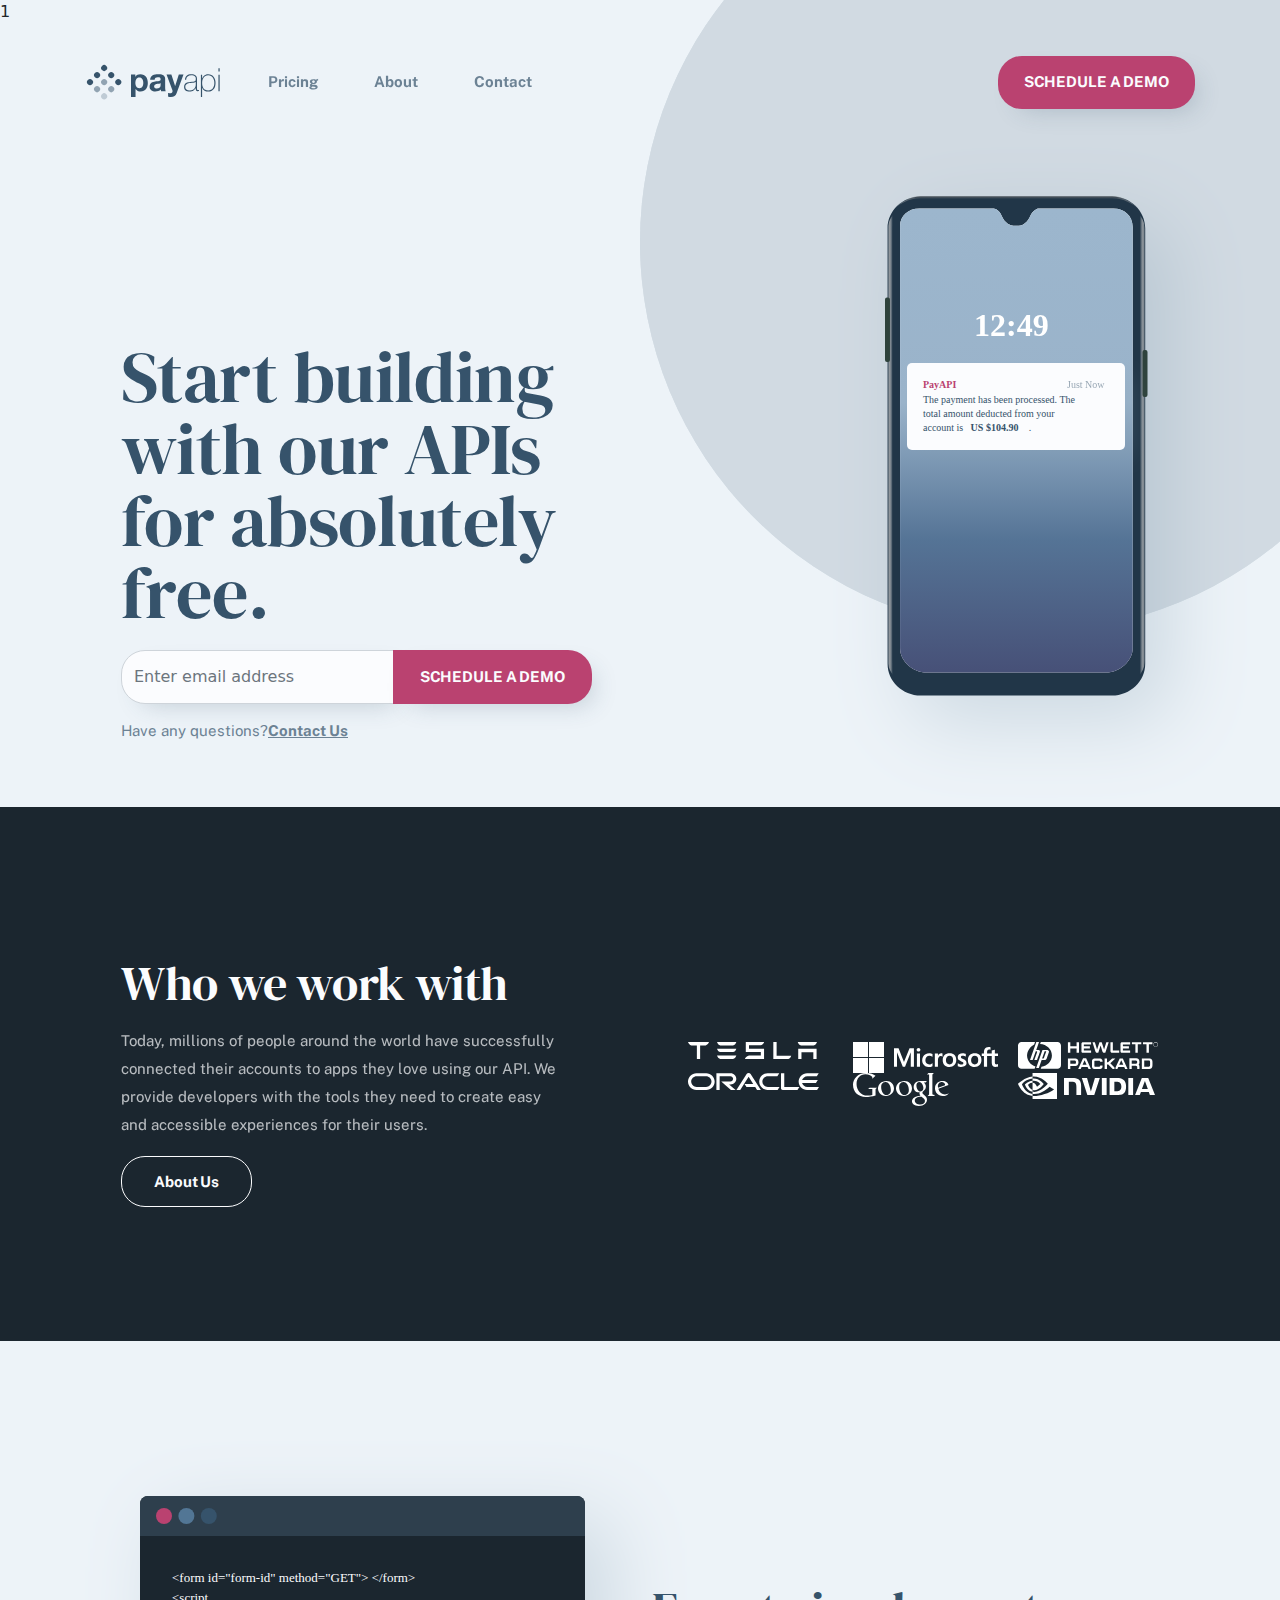
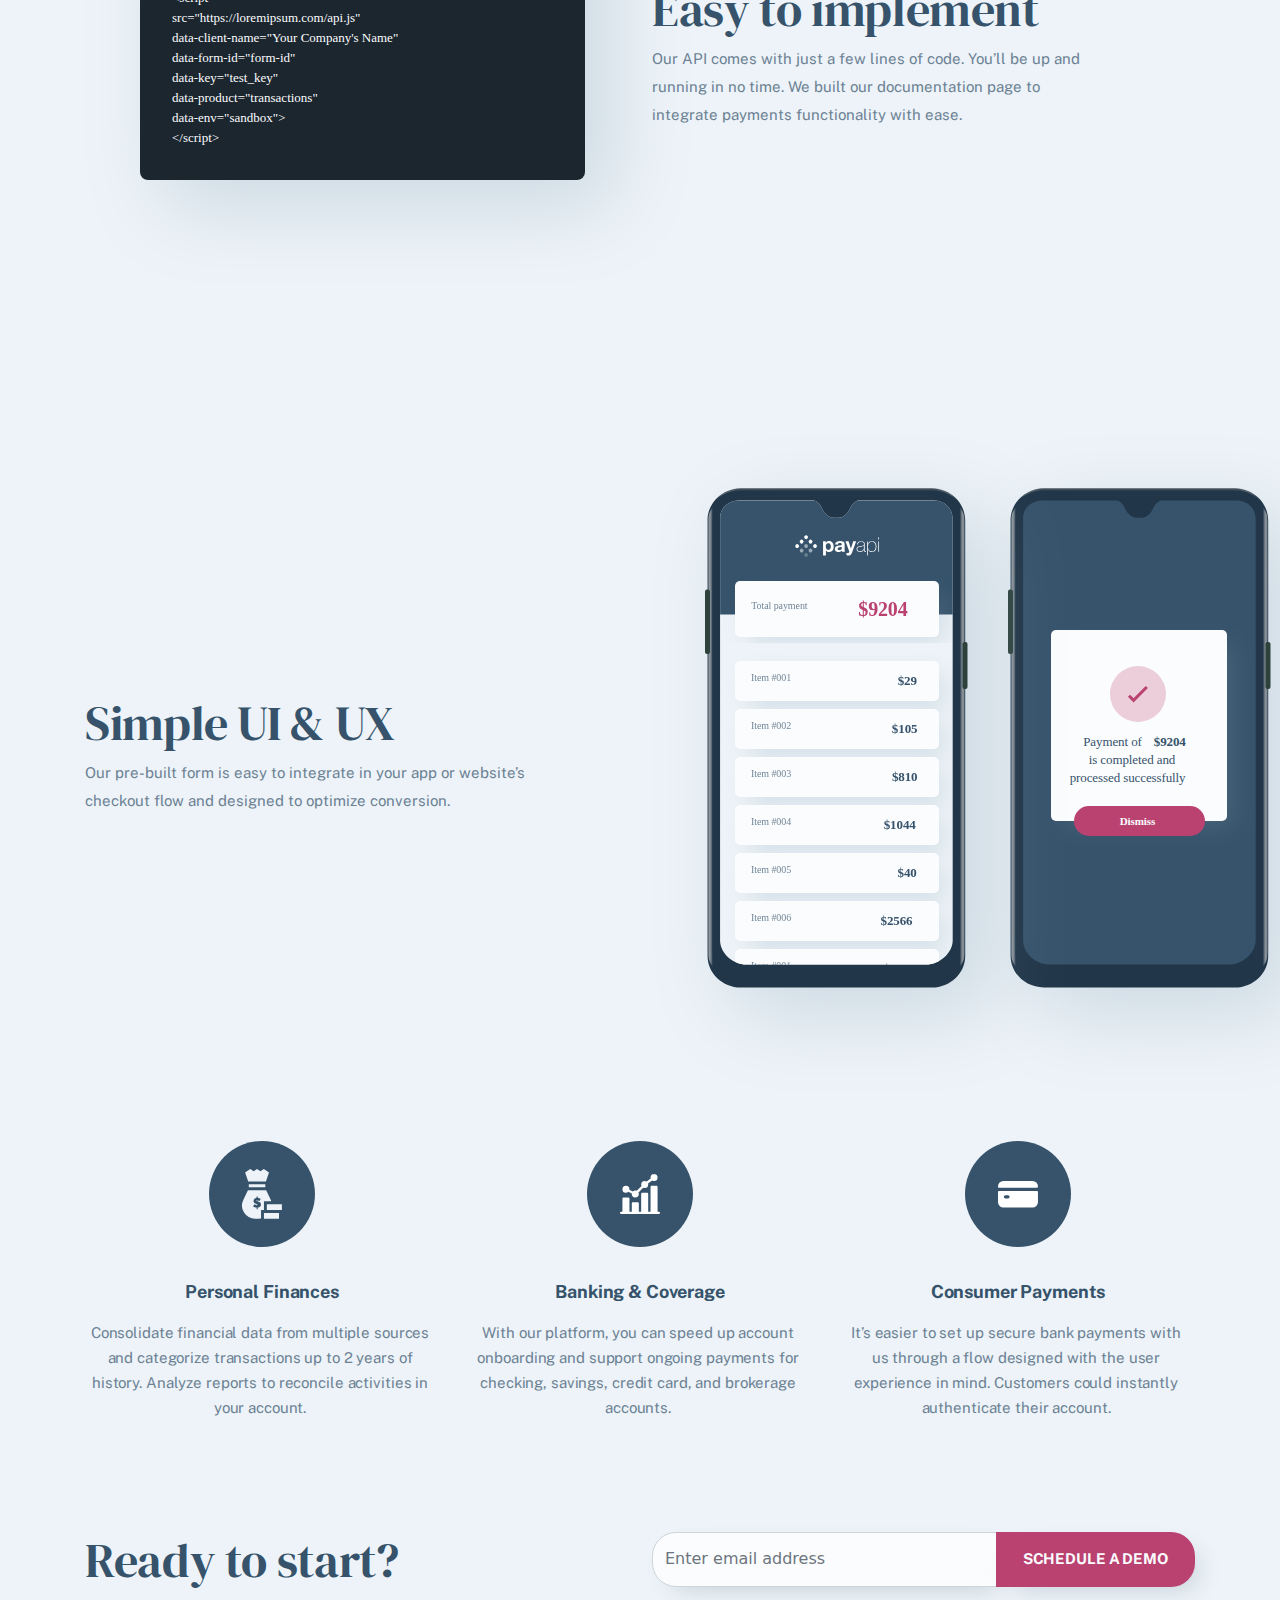
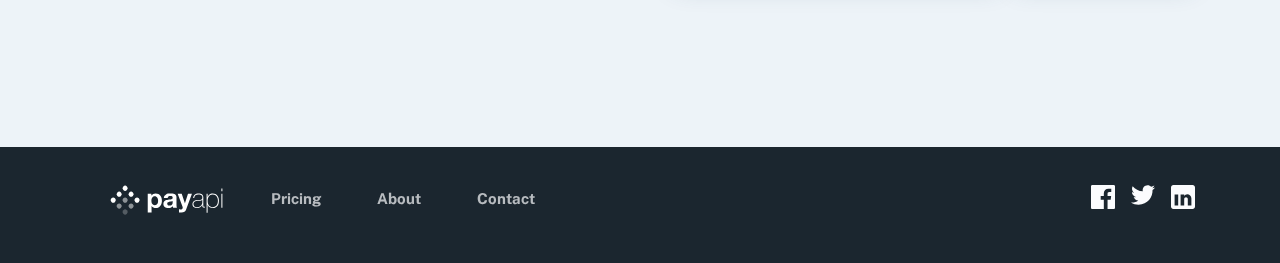
<file: index.html>
1 <!DOCTYPE html>
<html lang="en">
  <head>
    <meta charset="UTF-8" />
    <meta name="viewport" content="width=device-width, initial-scale=1.0" />
    <link rel="icon" type="image/png" sizes="32x32" href="./img/favicon-32x32.png" />
    <!-- links bootstrap  -->
    <link rel="stylesheet" href="./libs/bootstrap-5.2.3-dist/css/bootstrap.min.css">
    <title>PayAPI Website Home page</title>
    <link rel="stylesheet" href="./css/media.css">
    <!-- links main.css file -->
    <link rel="stylesheet" href="./css/main.css">
    <!-- fonts link -->
    <link rel="stylesheet" href="https://cdnjs.cloudflare.com/ajax/libs/font-awesome/6.5.1/css/all.min.css" integrity="sha512-DTOQO9RWCH3ppGqcWaEA1BIZOC6xxalwEsw9c2QQeAIftl+Vegovlnee1c9QX4TctnWMn13TZye+giMm8e2LwA==" crossorigin="anonymous" referrerpolicy="no-referrer" />
  </head>

  <body>
    <!-- shirft ulanmagan ulab oling  -->
    <!-- SITE-HEADER-HERO -->
    <div class="site-header-hero">
      <header class="site-header">
       
          <nav class="navbar navbar-expand-sm bg-body-tertiary">
            <div class="container py-4">
              <a class="navbar-brand" href="#">
                <img src="./img/home/desktop/site-header__log.svg" alt="">
              </a>
              <button class="navbar-toggler" type="button" data-bs-toggle="collapse" data-bs-target="#navbarNav" aria-controls="navbarNav" aria-expanded="false" aria-label="Toggle navigation">
                <span class="navbar-toggler-icon"></span>
              </button>
              <div class="collapse navbar-collapse" id="navbarNav">
                <ul class="navbar-nav">
                  <li class="nav-item">
                    <a class="nav-link " aria-current="page" href="./pricing.html">Pricing</a>
                  </li>
                  <li class="nav-item">
                    <a class="nav-link" href="./about.html">About</a>
                  </li>
                  <li class="nav-item">
                    <a class="nav-link" href="./contact.html">Contact</a>
                  </li>
                  
                </ul>
              </div>
              <a href="#!" class="site-header__btn all-btn m-auto">Schedule a Demo</a>
            </div>
          </nav>
        
      </header> 
      <div class="site-hero">
        <div class="container">
          <div class="row">
            <div class=" col-md-12  px-5 col-xl-6 py-5">
              <h1 class="site-hero__title">Start building with our APIs for absolutely free.</h1>
              <div class="input-group mb-3">
                <input type="text" class="form-control" placeholder="Enter email address" aria-label="Recipient's username" aria-describedby="button-addon2">
                <button class="btn all-btn" type="button" id="button-addon2">Schedule a Demo</button>
              </div>
              <p class="site-hero__text">Have any questions?<span class="hero-span">Contact Us</span> </p>
            </div>
            <div class="col-md-12 col-xl-6">
              <img src="./img/home/desktop/illustration-phone-mockup.svg" alt="" class="site-hero__image">
            </div>
          </div>
        </div>
      </div>
    </div>
      
  
    <!-- SITE-HEADER-HERO -->

    <!-- SITE-MAIN -->
    <main class="site-main">
      <!-- partner -->
      <section class="partner">
        <div class="container">
          <div class="row align-items-center ">
            <div class=" col-sm-12 px-5 py-5 col-xl-6">
              <h2 class="partner__title">Who we work with</h2>
              <p class="partner__desc">Today, millions of people around the world have successfully connected their accounts to apps they love using our API. We provide developers with the tools they need to create easy and accessible experiences for their users. </p>
              <a href="#!" class="partner__btn">About Us</a>
            </div>
            <div class=" col-sm-12 px-5 col-xl-6">
              <div class="row  ">
                <div class="col-4 ">
                  <a href="#!" class="partner__link">
                    <svg xmlns="http://www.w3.org/2000/svg" width="129" height="17" viewBox="0 0 129 17" fill="none">
                      <path fill-rule="evenodd" clip-rule="evenodd" d="M3.35449 3.42818C1.65427 3.05249 0.367615 1.54972 0 0.0469613L21 0V0.0469613C20.6324 1.54972 19.3917 2.95856 17.6455 3.42818H12.407L12.1313 3.5221V17H8.86871V3.5221L8.593 3.42818H3.35449ZM32.4307 3.41873H44.9481C46.7098 3.09091 48.0079 1.49862 48.3324 0H29C29.3709 1.49862 30.669 3.04408 32.4307 3.41873ZM125.616 3.41873H113.098C111.383 3.04408 110.085 1.49862 109.714 0H129C128.629 1.49862 127.377 3.09091 125.616 3.41873ZM110.224 17V6.7438H128.583V17H125.338V10.1625H113.469V17H110.224ZM100.349 17C101.972 16.2975 102.853 15.0799 103.223 13.6749H88.6198V0.046832H85.3282V17H100.349ZM72.579 3.3719H60.9889L61.0352 6.7438H76.0561V17H56.8164C57.6045 15.3609 59.1808 14.0964 61.0352 13.5813H72.8109V10.0689H57.79V0.046832H76.1488C75.7779 1.49862 74.3408 2.85675 72.579 3.3719ZM44.9481 10.1157H32.4307C30.669 9.74105 29.3709 8.19559 29 6.69697H48.3324C48.0079 8.19559 46.7098 9.78788 44.9481 10.1157ZM32.4307 17H44.9481C46.7098 16.6722 48.0079 15.0799 48.3324 13.5813H29C29.3709 15.0799 30.669 16.6722 32.4307 17Z" fill="white"/>
                      </svg>
                  </a>
                </div>
                <div class="col-4">
                  <a href="#!" class="partner__link">
                    <svg xmlns="http://www.w3.org/2000/svg" width="145" height="31" viewBox="0 0 145 31" fill="none">
                      <path fill-rule="evenodd" clip-rule="evenodd" d="M15 15H0V0H15V15ZM145 14.0611V11.5398H141.856V7.62017L141.751 7.65262L138.798 8.55241L138.74 8.57002V11.54H134.08V9.88545C134.08 9.11505 134.253 8.5255 134.594 8.13233C134.932 7.74388 135.416 7.54639 136.034 7.54639C136.478 7.54639 136.937 7.65054 137.4 7.85593L137.516 7.90753V5.25227L137.461 5.2323C137.03 5.0778 136.443 5 135.715 5C134.799 5 133.965 5.19874 133.239 5.5926C132.512 5.98702 131.94 6.55008 131.54 7.26597C131.14 7.98103 130.938 8.8069 130.938 9.72083V11.5398H128.749V14.0611H130.938V24.6828H134.08V14.0611H138.74V20.811C138.74 23.591 140.056 24.9997 142.653 24.9997C143.079 24.9997 143.528 24.9499 143.987 24.8524C144.454 24.7523 144.772 24.6523 144.959 24.5455L145 24.5211V21.9765L144.872 22.0607C144.702 22.1739 144.489 22.2664 144.24 22.3352C143.99 22.4052 143.781 22.4403 143.62 22.4403C143.011 22.4403 142.561 22.2771 142.282 21.9549C142 21.6298 141.857 21.0614 141.857 20.2661V14.0611H145ZM121.732 22.4407C120.592 22.4407 119.692 22.064 119.059 21.3221C118.421 20.5764 118.098 19.5132 118.098 18.1624C118.098 16.7688 118.421 15.678 119.059 14.9191C119.693 14.1653 120.584 13.7826 121.706 13.7826C122.796 13.7826 123.663 14.1481 124.285 14.8694C124.909 15.5944 125.226 16.6764 125.226 18.0863C125.226 19.5135 124.928 20.6098 124.34 21.3432C123.757 22.071 122.879 22.4407 121.732 22.4407ZM116.736 13.1107C117.968 11.8582 119.696 11.2232 121.872 11.2232C123.921 11.2232 125.547 11.8306 126.703 13.029C127.858 14.2268 128.444 15.8944 128.444 17.9844C128.444 20.1003 127.82 21.8173 126.588 23.0857C125.357 24.3555 123.663 24.9994 121.554 24.9994C119.53 24.9994 117.894 24.3884 116.691 23.1821C115.489 21.9763 114.88 20.3211 114.88 18.2633C114.88 16.0967 115.504 14.3633 116.736 13.1107ZM109.814 11.2232C108.334 11.2232 107.109 11.6003 106.174 12.3438C105.233 13.0917 104.756 14.0726 104.756 15.2596C104.756 15.8766 104.859 16.4247 105.062 16.8896C105.266 17.356 105.581 17.7666 106.001 18.1113C106.417 18.4531 107.059 18.8112 107.91 19.1755C108.626 19.4688 109.16 19.7169 109.499 19.9125C109.83 20.1042 110.065 20.2968 110.198 20.4844C110.327 20.668 110.393 20.9193 110.393 21.2294C110.393 22.1124 109.729 22.5421 108.363 22.5421C107.856 22.5421 107.278 22.4367 106.645 22.2289C106.017 22.0243 105.423 21.7247 104.886 21.3405L104.756 21.2473V24.2605L104.803 24.2827C105.248 24.4871 105.809 24.6595 106.469 24.7952C107.129 24.9309 107.728 25 108.248 25C109.854 25 111.148 24.6211 112.091 23.8732C113.041 23.1201 113.523 22.1161 113.523 20.888C113.523 20.0021 113.263 19.2424 112.753 18.6297C112.245 18.0219 111.365 17.464 110.137 16.9708C109.159 16.5798 108.532 16.2551 108.274 16.0059C108.024 15.7651 107.898 15.4247 107.898 14.9935C107.898 14.6113 108.054 14.3051 108.375 14.0571C108.698 13.8079 109.148 13.6811 109.712 13.6811C110.235 13.6811 110.771 13.7635 111.304 13.9249C111.836 14.0863 112.304 14.3026 112.694 14.567L112.822 14.6544V11.7961L112.773 11.775C112.413 11.6212 111.938 11.4896 111.361 11.3828C110.787 11.2767 110.267 11.2232 109.814 11.2232ZM93.8913 21.3221C94.5248 22.064 95.4243 22.4407 96.5645 22.4407C97.7121 22.4407 98.5891 22.071 99.1727 21.3432C99.7602 20.6098 100.058 19.5135 100.058 18.0863C100.058 16.6764 99.7416 15.5944 99.1171 14.8694C98.4957 14.1481 97.6284 13.7826 96.5393 13.7826C95.4159 13.7826 94.5255 14.1653 93.892 14.9191C93.254 15.678 92.9312 16.7688 92.9312 18.1624C92.9312 19.5135 93.2536 20.5764 93.8913 21.3221ZM96.7046 11.2232C94.5282 11.2232 92.7999 11.8582 91.5683 13.1107C90.3369 14.3633 89.7122 16.0967 89.7122 18.2633C89.7122 20.3219 90.322 21.9763 91.5242 23.1821C92.7263 24.3884 94.3622 24.9994 96.3863 24.9994C98.4951 24.9994 100.189 24.3555 101.421 23.0857C102.652 21.8173 103.276 20.1003 103.276 17.9844C103.276 15.8944 102.691 14.2268 101.535 13.029C100.379 11.8306 98.7538 11.2232 96.7046 11.2232ZM84.9425 11.5398V13.8159H84.9755C85.2655 13.0773 85.6448 12.485 86.1696 12.0529C86.7675 11.5615 87.4655 11.3118 88.2455 11.3118C88.7629 11.3118 89.1718 11.3735 89.4608 11.4959L89.5111 11.5173V14.6341L89.3806 14.54C89.237 14.4368 88.9933 14.3388 88.6569 14.2485C88.317 14.1576 88.0032 14.1117 87.7236 14.1117C86.8988 14.1117 86.2232 14.4669 85.7162 15.1678C85.2028 15.8772 84.9425 16.8164 84.9425 17.9595V24.6826H81.8387V11.5398H84.9425ZM76.2803 11.2232C74.8563 11.2232 73.5862 11.5273 72.5059 12.1269C71.4233 12.7278 70.5861 13.5857 70.0165 14.6766C69.4494 15.7648 69.1615 17.036 69.1615 18.4537C69.1615 19.6954 69.4406 20.835 69.9924 21.8394C70.5445 22.8454 71.3259 23.6324 72.315 24.1783C73.3027 24.7235 74.4443 24.9999 75.7083 24.9999C77.1834 24.9999 78.4427 24.7061 79.4525 24.1268L79.4933 24.1035V21.2712L79.3628 21.366C78.9054 21.6979 78.3943 21.9628 77.8443 22.1536C77.2957 22.3443 76.7956 22.4407 76.357 22.4407C75.1391 22.4407 74.1614 22.0611 73.4517 21.3128C72.7405 20.5635 72.3799 19.5113 72.3799 18.1873C72.3799 16.8549 72.756 15.7757 73.4971 14.9793C74.236 14.1854 75.2155 13.7826 76.4082 13.7826C77.4284 13.7826 78.4225 14.1267 79.3631 14.8063L79.4933 14.9004V11.9161L79.4512 11.8925C79.0973 11.6951 78.6146 11.5322 78.0153 11.4086C77.4185 11.2853 76.8349 11.2232 76.2803 11.2232ZM63.9199 11.54H67.0238V24.6826H63.9199V11.54ZM65.5036 5.94111C64.9928 5.94111 64.5472 6.11433 64.1811 6.45758C63.8136 6.80179 63.6271 7.23518 63.6271 7.74665C63.6271 8.25008 63.8113 8.67556 64.1754 9.01062C64.5372 9.34472 64.9841 9.51405 65.5037 9.51405C66.0232 9.51405 66.4718 9.34472 66.8379 9.01118C67.2063 8.67556 67.3932 8.25022 67.3932 7.74665C67.3932 7.25307 67.2113 6.82412 66.8531 6.47145C66.4951 6.11946 66.0409 5.94111 65.5036 5.94111ZM57.7593 24.6826V10.5703H57.6571L52.0358 24.6826H49.7894L44.0789 10.5689H43.9767V24.6824H41V6.34344H45.5626L50.9704 19.9652L56.5428 6.34344H60.9269V24.6826H57.7593ZM16 15H31V0H16V15ZM15 31H0V16H15V31ZM16 31H31V16H16V31Z" fill="white"/>
                      </svg>
                  </a>
                </div>
                <div class="col-4">
                  <a href="#!" class="partner__link">
                    <svg xmlns="http://www.w3.org/2000/svg" width="140" height="27" viewBox="0 0 140 27" fill="none">
                      <path fill-rule="evenodd" clip-rule="evenodd" d="M39.4573 0H22.8514L22.0971 2.02119C28.6815 2.33583 33.9152 7.32367 33.9152 13.4299C33.9152 19.1057 29.3932 23.8147 23.468 24.7038L22.7571 26.8728H39.4573C40.3929 26.8764 41.2915 26.5007 41.9545 25.8285C42.6176 25.1564 42.9905 24.2431 42.9908 23.2905V3.57003C42.9908 1.58084 41.4082 0 39.4573 0ZM9.0539 13.4307C9.0539 18.4277 12.571 22.838 17.4635 24.4409L16.6097 26.8728H3.52533C1.5782 26.8728 0 25.2477 0 23.2639V3.59746C-0.00123979 1.61351 1.57662 0.003705 3.52533 0.000761851H17.0332L16.1861 2.40059C12.1085 4.60463 9.0539 9.03784 9.0539 13.4307ZM131.553 16.3912H123.838V26.981H131.506C134.283 26.981 134.47 24.2497 134.47 22.7641V19.6497C134.47 17.7808 133.529 16.3912 131.553 16.3912ZM132.071 23.0521V20.0329C132.119 19.3632 131.649 18.596 130.942 18.596H126.236V24.7769H130.754C131.6 24.7769 132.071 23.9617 132.071 23.0521ZM120.525 22.8647C121.092 22.3832 121.469 21.6625 121.469 19.7388C121.469 17.5751 120.006 16.3729 118.308 16.3729H111.37V26.9992H113.73V23.8734H117.787C118.732 23.8734 119.204 24.6428 119.204 25.0756V26.9985H121.469V24.7868C121.469 24.1621 121.28 23.2494 120.525 22.8647ZM113.729 21.6625H118.07C118.968 21.6625 119.203 20.5563 119.203 20.0283C119.203 19.4981 118.968 18.5854 117.787 18.5854H113.729V21.6625ZM104.812 16.3935H101.708L97.5222 25.4938V26.9787H99.4035L100.25 25.0626H106.261L107.118 26.9787H109.565L104.812 16.3935ZM103.26 18.3576L101.238 22.8601H105.274L103.26 18.3576ZM86.6103 26.9901V16.3828H89.0146V20.3666H90.051L94.1503 16.3828H97.3546L92.3117 21.3745L96.5053 25.5982V26.9901H94.7146L90.2396 22.5736H89.0146V26.9901H86.6103ZM73.9839 24.4851V18.887C73.9839 17.6917 75.2523 16.3996 76.38 16.3996H82.1608C83.6649 16.4468 84.5561 18.0269 84.5561 18.9358V19.8439H82.1608C82.1121 19.3655 81.6901 18.6486 81.3144 18.6486H77.1785C76.2393 18.6486 76.3808 19.6055 76.3808 19.6055V23.8155C76.3808 24.5811 76.85 24.7723 77.1321 24.7723H81.2201C82.1129 24.7723 82.2079 24.0067 82.2079 23.5282H84.5569V24.4851C84.5569 26.0644 83.4771 26.9733 82.1615 26.9733H76.4279C74.6417 26.9733 73.9839 25.5852 73.9839 24.4851ZM68.1635 16.3729H65.049L60.1879 27H62.7359L63.586 25.0771H69.616L70.4758 27H72.9303L68.1635 16.3729ZM66.6055 18.3438L64.5768 22.8647H68.5878L66.6055 18.3438ZM57.4932 16.3889H49.9143V26.984H52.3149V24.0113H57.4925C58.9046 24.0113 60.5052 23.1968 60.5052 20.2241C60.506 17.2041 58.7639 16.3889 57.4932 16.3889ZM52.3149 21.8065H56.9283C57.9639 21.8065 57.9639 20.7041 57.9639 20.2249C57.9639 19.7457 57.9639 18.5945 56.7868 18.5945H52.3149V21.8065ZM49.9143 0.173702V10.7688H52.3149V6.54963H58.5753V10.7688H60.9759V0.173702H58.5753V4.34484H52.3149V0.173702H49.9143ZM65.0931 0.166845H73.1039V2.37698H65.8467V4.34484H71.8789V6.55268H65.8467V8.56854H73.1039V10.7764H64.9517C64.0088 10.7764 63.4439 10.0084 63.4439 9.38448V1.7515C63.4439 0.790801 64.0088 0.166845 65.0931 0.166845ZM92.4464 0.177511V9.18411C92.4464 9.99853 93.0585 10.765 94.1406 10.765H101.199V8.56092H94.847V0.177511H92.4464ZM119.782 2.37469V10.7764H117.379V2.37469H113.914V0.165322H123.294V2.37469H119.782ZM130.897 10.7832V2.37012H134.412V0.158465H125.023V2.37012H128.491V10.7832H130.897ZM104.148 0.171416H112.153H112.153V2.37698H104.901V4.34407H110.929V6.5504H104.901V8.56473H112.153V10.771H104.006C103.064 10.771 102.499 10.0039 102.499 9.37991V1.75454C102.499 0.794611 103.064 0.171416 104.148 0.171416ZM85.8882 10.787C85.1795 10.787 84.4955 9.70522 84.3533 9.17573L82.5836 3.61955L80.2698 10.7878H78.8068C78.0982 10.7878 77.4838 9.6816 77.3424 9.15288L74.4628 0.156179H76.8702L79.0904 7.42043L81.4506 0.204176H83.7158L86.076 7.42043L88.2947 0.156179H90.7036L87.304 10.7878H85.8882V10.787ZM137.664 0.0937077C138.285 0.0836353 138.883 0.334067 139.317 0.78623C139.771 1.24791 140 1.80711 140 2.46306C140.009 3.09661 139.762 3.70627 139.317 4.14904C138.862 4.61453 138.31 4.84766 137.664 4.84766C137.017 4.84766 136.467 4.61529 136.014 4.14904C135.563 3.68507 135.338 3.12359 135.338 2.46306C135.329 1.8323 135.576 1.22567 136.02 0.78623C136.474 0.32531 137.021 0.0937077 137.664 0.0937077ZM139.085 3.91896C138.714 4.31179 138.199 4.52984 137.664 4.52082C137.129 4.5304 136.614 4.31226 136.244 3.91896C135.863 3.53485 135.652 3.0084 135.662 2.4623C135.662 1.89701 135.857 1.41476 136.247 1.01555C136.638 0.614814 137.11 0.413685 137.665 0.413685C138.219 0.413685 138.694 0.614814 139.085 1.01555C139.475 1.41476 139.67 1.89701 139.67 2.4623C139.67 3.03217 139.475 3.51747 139.085 3.91896ZM18.3261 0L12 18.0009V18.0016H14.6717L17.7646 9.33768H18.608C19.1694 9.33768 19.1694 9.75415 19.0762 10.2178L16.3114 18.0016H19.0762C19.0762 18.0016 21.466 11.423 21.8881 10.0328C22.3094 8.64259 21.466 7.9475 19.8256 7.9475H18.2322L21.044 0H18.3261ZM24.4591 7.90179H28.8323C30.1484 7.90179 31.5129 8.59984 30.8076 10.5075L28.7854 16.1839C28.4095 17.2542 28.08 17.9987 26.1047 17.9987H23.6322L20.8382 26H18.1576L24.4591 7.90179ZM28.08 9.99592C28.08 9.99592 26.1047 15.5323 26.0578 15.8117C26.0108 16.0911 25.7752 16.6026 25.3054 16.6026H24.1191L26.6692 9.29788H27.8451C28.2679 9.29788 28.2209 9.62368 28.08 9.99592Z" fill="white"/>
                      </svg>
                  </a>
                </div> 
                <div class="col-4">
                  <a href="#!" class="partner__link">
                    <svg xmlns="http://www.w3.org/2000/svg" width="131" height="17" viewBox="0 0 131 17" fill="none">
                      <path fill-rule="evenodd" clip-rule="evenodd" d="M56.5539 11.06H65.2099L60.6328 3.70904L52.2322 16.9997H48.4091L58.6269 1.03466C59.071 0.389754 59.8115 0 60.6328 0C61.427 0 62.1674 0.376217 62.5983 1.00784L72.8565 16.9997H69.0334L67.2296 14.0299H58.4657L56.5539 11.06ZM96.2673 14.0296V0.161163H93.023V15.3871C93.023 15.8037 93.1845 16.207 93.4941 16.516C93.8037 16.825 94.221 16.9997 94.6787 16.9997H109.474L111.386 14.0299H96.2671L96.2673 14.0296ZM48.3014 5.85907C48.3014 9.00367 45.7436 11.5434 42.5932 11.5434L42.5934 11.544H41.1125L47.6282 17H42.9163L33.2318 8.57407L42.378 8.58735C43.8858 8.58735 45.0973 7.36445 45.0973 5.85959C45.0973 4.35446 43.8858 3.13131 42.378 3.13131H31.6432V17H28.3999V0.160907H42.5932C45.7436 0.160907 48.3014 2.71423 48.3014 5.85907ZM8.43568 16.9997C3.77904 17 0 13.2371 0 8.58735C0 3.93738 3.77904 0.161418 8.43568 0.161418H18.2402C22.8979 0.161418 26.6741 3.93738 26.6741 8.58735C26.6741 13.2371 22.8979 16.9997 18.24 16.9997H8.43568ZM23.4825 8.58709C23.4825 11.5973 21.0391 14.0299 18.0222 14.0299H18.022H8.6524C5.63684 14.0299 3.1921 11.5973 3.1921 8.58735C3.1921 5.5771 5.63684 3.13131 8.65265 3.13131H18.0222C21.0391 3.13131 23.4825 5.5771 23.4825 8.58709ZM79.628 16.9997C74.9704 16.9997 71.1872 13.2371 71.1872 8.58735C71.1872 3.93738 74.9704 0.161418 79.628 0.161418H91.2732L89.3747 3.13131H79.8435C76.8279 3.13131 74.3778 5.5771 74.3778 8.58735C74.3778 11.5973 76.8279 14.0299 79.8435 14.0299H91.5421L89.6304 16.9997H79.628ZM114.051 10.0654C114.697 12.3636 116.811 14.0299 119.302 14.0299H131L129.088 16.9995H119.086C114.428 16.9995 110.645 13.2368 110.645 8.58684C110.645 3.93712 114.428 0.160907 119.086 0.160907H130.744L128.82 3.13131H119.302C116.811 3.13131 114.697 4.81088 114.051 7.09551H129.829L127.917 10.0654H114.051Z" fill="white"/>
                      </svg>
                  </a>
                </div>
                <div class="col-4">
                  <a href="#!" class="partner__link">
                    <svg xmlns="http://www.w3.org/2000/svg" width="96" height="33" viewBox="0 0 96 33" fill="none">
                      <path fill-rule="evenodd" clip-rule="evenodd" d="M19.303 16.0795H15.1029L16.5086 14.6997H24L22.8968 15.7907C22.6921 15.9764 22.5552 16.1878 22.5552 16.496V22.5235C19.0592 23.4855 16.0326 24 12.624 24C5.5941 24 0 19.4245 0 11.8291C0 6.49306 4.19492 0 13.3724 0C17.553 0 20.4778 1.2844 22.4977 2.63586L19.3042 5.79399V3.8906C17.6011 2.36376 15.6974 1.26764 12.4257 1.26764C7.25538 1.26764 3.54945 5.23419 3.54945 10.889C3.54945 16.6547 7.64658 22.5583 14.6177 22.5583C16.3378 22.5583 17.9925 22.3299 19.303 21.9135V16.0795ZM33.4129 8C28.2185 8 25 11.6897 25 15.6061C25 18.9865 27.5929 23 32.8461 23C37.8995 23 41 19.3031 41 15.3181C41 11.6062 37.97 8.00137 33.4129 8.00137V8ZM32.5511 9.0757C36.2133 9.0757 37.8442 13.7138 37.8442 17.0219C37.8442 21.9417 34.0475 22.039 33.5936 22.039C31.8561 22.039 30.6418 21.0182 29.7328 19.6794C28.9327 18.4455 28.1505 16.1531 28.1505 13.9132C28.1505 11.6821 28.9018 10.5927 30.0841 9.79117C31.051 9.19038 31.9562 9.0757 32.5498 9.0757H32.5511ZM67.4159 8C63.032 8 60.6605 10.8954 60.6605 14.1281C60.6605 16.5892 62.3505 19.3657 65.8372 19.3657H66.7193C66.7193 19.3657 66.4791 19.9745 66.4778 20.5626C66.4778 21.4301 66.7764 21.9173 67.4107 22.667C61.4112 23.0483 59 25.5727 59 28.2858C59 30.6617 61.1809 33 65.764 33C71.1898 33 74 29.8576 74 26.7736C74 24.5995 72.9617 23.4077 70.3324 21.3525C69.5592 20.7256 69.4093 20.3263 69.4093 19.8571C69.4093 19.1974 69.7806 18.7567 69.9278 18.5819L69.9359 18.5723C70.1001 18.3916 70.3434 18.1941 70.5364 18.0376L70.5365 18.0375L70.5368 18.0372C70.6363 17.9564 70.7224 17.8865 70.7772 17.8355C71.6607 17.0548 72.9084 15.8994 72.9084 13.5933C72.9084 12.0111 72.2776 10.6501 70.8404 9.37557H72.5949L73.9133 8.00026H67.4159V8ZM66.2066 9.0289C67.0021 9.0289 67.6661 9.32231 68.3674 9.93112C69.1454 10.6627 70.3884 12.6287 70.3884 15.0614C70.3884 17.6866 68.4332 18.4053 67.375 18.4053C66.8571 18.4053 66.2365 18.2541 65.711 17.8792C64.5438 17.0896 63.3851 14.9877 63.3851 12.4866C63.3851 10.2297 64.6738 9.0289 66.2066 9.0289ZM68.5174 23.6921C68.5174 23.6921 68.2769 23.6635 67.9425 23.6635C63.4409 23.7293 61.8004 25.5004 61.8004 27.5583C61.8004 30.0426 64.1944 31.5639 67.3266 31.5639C70.1801 31.5639 71.9421 30.0103 71.9421 28.0287C71.9421 26.5874 71.1417 25.7782 69.8581 24.7196C69.3067 24.2802 68.5174 23.6921 68.5174 23.6921ZM81.0301 23H74.6633L75.8299 21.8458C76.0213 21.6494 76.1105 21.4581 76.1105 21.177V1.40269H74L75.4131 0H80.8427L79.6942 1.13985C79.5659 1.26229 79.3902 1.45487 79.3902 1.83092V20.9208C79.3902 21.3294 79.6824 21.751 80.174 21.8108L82 22.0372L81.0301 23ZM82 15.2021C82 10.5765 85.8224 8 89.4207 8H89.422C93.239 8 94.9001 9.98699 95.4892 11.9602L85.2903 15.8329C86.2641 19.4302 89.0477 21.3872 91.9348 21.3872C93.454 21.3872 94.5977 20.9509 96 20.2866C95.2571 21.2202 94.2395 21.9631 93.1821 22.4205C92.1963 22.8456 91.1441 23 89.8664 23C84.7424 23 82 19.0224 82 15.2021ZM92.0807 11.7182C92.0807 10.5503 90.6851 9.05825 88.7545 9.05825C87.4783 9.05825 84.891 9.95695 84.891 13.3187C84.891 14.1202 85.0607 14.8618 85.0607 14.8618L91.3298 12.4798C91.8288 12.2953 92.0807 12.0959 92.0807 11.7182ZM51.4129 8C46.2185 8 43 11.6897 43 15.6061C43 18.9865 45.5928 23 50.8461 23C55.8995 23 59 19.3031 59 15.3181C59 11.6062 55.97 8.00137 51.4129 8.00137V8ZM50.5511 9.0757C54.2133 9.0757 55.8442 13.7138 55.8442 17.0219C55.8442 21.9417 52.0475 22.039 51.5936 22.039C49.8561 22.039 48.6418 21.0182 47.7328 19.6794C46.9327 18.4455 46.1505 16.1531 46.1505 13.9132C46.1505 11.6821 46.9018 10.5927 48.0841 9.79117C49.051 9.19038 49.9562 9.0757 50.5498 9.0757H50.5511Z" fill="white"/>
                      </svg>
                  </a>
                </div>
                <div class="col-4">
                  <a href="#!" class="partner__link">
                    <svg xmlns="http://www.w3.org/2000/svg" width="137" height="26" viewBox="0 0 137 26" fill="none">
                      <path fill-rule="evenodd" clip-rule="evenodd" d="M14.5407 0V3.50139L15.2297 3.45799C24.0861 3.15415 29.8708 10.7791 29.8708 10.7791C29.8708 10.7791 23.2392 18.9104 16.3349 18.9104C15.7321 18.9104 15.1435 18.8525 14.555 18.7513V20.9215C15.0431 20.9794 15.5455 21.0228 16.0335 21.0228C22.4641 21.0228 27.1148 17.7095 31.622 13.803C31.9588 14.0772 32.7662 14.5252 33.6089 14.9929C34.6337 15.5616 35.7108 16.1593 36.0574 16.5086C31.7799 20.1258 21.8038 23.0339 16.1483 23.0339C15.6029 23.0339 15.0861 23.005 14.5694 22.9471V26H39V0H14.5407ZM14.5407 7.75515V5.41237L14.555 5.41124V5.41034C14.7799 5.39618 15.0048 5.3823 15.2297 5.3823C21.6029 5.17974 25.7799 10.9093 25.7799 10.9093C25.7799 10.9093 21.2727 17.2176 16.4354 17.2176C15.7895 17.2176 15.1579 17.1163 14.555 16.9137V9.79521C16.893 10.0813 17.4751 11.0727 18.7691 13.2768C18.8495 13.4137 18.9327 13.5553 19.0191 13.7017L22.3349 10.8948C22.3349 10.8948 19.9091 7.69727 15.8325 7.69727C15.4019 7.6828 14.9713 7.71174 14.5407 7.75515ZM14.5407 7.75515L14.5407 9.78075H14.5263C12.0431 9.47691 10.0909 11.8208 10.0909 11.8208C10.0909 11.8208 11.1962 15.7707 14.5407 16.9137V18.7657C8.59809 17.695 6.94737 11.4591 6.94737 11.4591C6.94737 11.4591 9.80383 8.27602 14.5407 7.75515ZM14.555 5.41034L14.5407 5.41124L14.5407 5.41124V5.41237C7.5024 5.96816 3.99043 11.1987 3.99043 11.1987C3.99043 11.1987 6.67464 19.9377 14.5407 20.9215V22.9471C3.81818 21.9343 0 10.7935 0 10.7935C0 10.7935 6.74641 4.13801 14.555 3.50139V5.41034ZM46 5V21.9856H50.8518V8.79695L54.635 8.81134C55.8769 8.81134 56.7433 9.11337 57.3353 9.74619C58.1006 10.5516 58.4038 11.8604 58.4038 14.2335V21.9856H63.1112V12.6083C63.1112 5.90609 58.8226 5 54.635 5H46ZM83.8324 5.02876V22H88.6409V5.02876H83.8324ZM91.5866 22V5.02876H98.3301C102.171 5.02876 104.741 5.489 106.503 7.8621C107.499 9.18528 108.063 11.3139 108.063 13.7014C108.063 16.3046 107.398 18.692 106.359 19.7707C104.9 21.3096 103.543 22 99.3842 22H91.5866ZM96.3518 8.71066H98.4167C101.42 8.71066 103.355 10.0482 103.355 13.5288C103.355 17.0093 101.42 18.3613 98.4167 18.3613H96.3518V8.71066ZM72.887 18.4763L76.9013 5.02876H81.8109L76.2659 22H69.3348L63.8477 5.02876H69.046L72.887 18.4763ZM110.315 22H115.124V5.02876H110.315V22ZM117.087 21.9856L123.802 5.02876H130.228L137 21.9712H131.845L130.834 18.9797H122.892L121.824 21.9856H117.087ZM126.921 8.12098L129.838 16.0601H123.917L126.921 8.12098Z" fill="white"/>
                      </svg>
                  </a>
                </div>
              </div>
            </div>
          </div>
        </div>
      </section>
      <!-- partner -->

      <!-- how-use -->
      <section class="how-use">
        <div class="container">
          <div class="row align-items-center">
            <div class=" col-sm-12 pb-5 col-xl-6">
              <img src="./img/home/desktop/illustration-easy-to-implement.svg" alt="">
            </div>
            <div class=" col-sm-12 pb-5 col-xl-6">
              <h3 class="how-use__title">Easy to implement</h3>
              <p class="how-use__desc ">Our API comes with just a few lines of code. You’ll be up and running in no time. We built our documentation page to integrate payments functionality with ease.</p>
            </div>
          </div>
        </div>
      </section>
      <!-- how-use -->

      <!-- service -->
      <section class="service"> 
        <div class="container">
          <div class="row align-items-center">
            <div class=" col-sm-12 pb-5 col-xl-6">
              <h3 class="service__title">Simple UI & UX</h3>
              <p class="service__desc">Our pre-built form is easy to integrate in your app or website’s checkout flow and designed to optimize conversion. </p>
            </div>
            <div class=" col-sm-12 pb-5 col-xl-6">
              <img src="./img/home/desktop/illustration-simple-ui.svg" alt="">
            </div>
          </div>
        </div>
      </section>
      <!-- service -->
      <section class="balans">
        <div class="container">
          <div class="row pb-5">
           <div class="col-4">
            <img src="./img/home/desktop/icon-personal-finances.svg" alt="" class="balans-image">
            <h2 class="balans-title">Personal Finances</h2>
            <p class="balans-desc">Consolidate financial data from multiple sources and categorize transactions up to 2 years of history. Analyze reports to reconcile activities in your account. </p>
           </div>
           <div class="col-4">
            <img src="./img/home/desktop/icon-banking-and-coverage.svg" alt="" class="balans-image">
            <h2 class="balans-title">Banking & Coverage</h2>
            <p class="balans-desc">With our platform, you can speed up account onboarding and support ongoing payments for checking, savings, credit card, and brokerage accounts.</p>
           </div>
           <div class="col-4">
            <img src="./img/home/desktop/icon-consumer-payments.svg" alt="" class="balans-image">
            <h2 class="balans-title">Consumer Payments</h2>
            <p class="balans-desc">It’s easier to set up secure bank payments with us through a flow designed with the user experience in mind. Customers could instantly authenticate their account.</p>
           </div>
          </div>
          <div class="row pt-5">
            <div class=" col-sm-12 pb-5 col-xl-6">
              <h1 class="ready">Ready to start?</h1>
            </div>
            <div class=" col-sm-12 pb-5 col-xl-6">
              <div class="input-group mb-3">
                <input type="text" class="form-control" placeholder="Enter email address" aria-label="Recipient's username" aria-describedby="button-addon2">
                <button class="btn all-btn" type="button" id="button-addon2">Schedule a Demo</button>
              </div>
            </div>
          </div>
          
        </div>
      </section>
    </main>
    
    <!-- SITE-MAIN -->

    <!-- SITE-FOOTER -->

    <footer class="site-footer">
      <div class="container">
        <div class="row ">
          <div class="col-6">
            <div class="site__footer">
              <nav class="navbar navbar-expand-sm bg-body-tertiary">
                <div class="container py-4">
                  <a class="navbar-brand" href="#">
                    <img src="./img/home/desktop/dark-logo.svg" alt="">
                  </a>
                  <button class="navbar-toggler" type="button" data-bs-toggle="collapse" data-bs-target="#navbarNav" aria-controls="navbarNav" aria-expanded="false" aria-label="Toggle navigation">
                    <span class="navbar-toggler-icon"></span>
                  </button>
                  <div class="collapse navbar-collapse" id="navbarNav">
                    <ul class="navbar-nav">
                      <li class="nav-item">
                        <a class="nav-link  nav" aria-current="page" href="#">Pricing</a>
                      </li>
                      <li class="nav-item">
                        <a class="nav-link nav" href="./about.html">About</a>
                      </li>
                      <li class="nav-item">
                        <a class="nav-link nav" href="#">Contact</a>
                      </li>
                      
                    </ul>
                  </div>
                </div>
              </nav>
            
            </div> 
          </div>
          <div class="col-6">
            <div class="footer-social social">
              <ul class="social-list">
                <a href="#!" class="social-link">
                  <svg xmlns="http://www.w3.org/2000/svg" width="24" height="24" viewBox="0 0 24 24" fill="none">
                    <path d="M22.675 0H1.325C0.593 0 0 0.593 0 1.325V22.676C0 23.407 0.593 24 1.325 24H12.82V14.706H9.692V11.084H12.82V8.413C12.82 5.313 14.713 3.625 17.479 3.625C18.804 3.625 19.942 3.724 20.274 3.768V7.008L18.356 7.009C16.852 7.009 16.561 7.724 16.561 8.772V11.085H20.148L19.681 14.707H16.561V24H22.677C23.407 24 24 23.407 24 22.675V1.325C24 0.593 23.407 0 22.675 0Z" fill="currentColor"/>
                  </svg>
                </a>
                <a href="#!" class="social-link">
                  <svg xmlns="http://www.w3.org/2000/svg" width="24" height="20" viewBox="0 0 24 20" fill="none">
                    <path d="M24 2.55699C23.117 2.94899 22.168 3.21299 21.172 3.33199C22.189 2.72299 22.97 1.75799 23.337 0.607986C22.386 1.17199 21.332 1.58199 20.21 1.80299C19.313 0.845986 18.032 0.247986 16.616 0.247986C13.437 0.247986 11.101 3.21399 11.819 6.29299C7.728 6.08799 4.1 4.12799 1.671 1.14899C0.381 3.36199 1.002 6.25699 3.194 7.72299C2.388 7.69699 1.628 7.47599 0.965 7.10699C0.911 9.38799 2.546 11.522 4.914 11.997C4.221 12.185 3.462 12.229 2.69 12.081C3.316 14.037 5.134 15.46 7.29 15.5C5.22 17.123 2.612 17.848 0 17.54C2.179 18.937 4.768 19.752 7.548 19.752C16.69 19.752 21.855 12.031 21.543 5.10599C22.505 4.41099 23.34 3.54399 24 2.55699Z" fill="currentColor"/>
                  </svg>
                </a>
                <a href="#!" class="social-link">
                  <svg xmlns="http://www.w3.org/2000/svg" width="24" height="24" viewBox="0 0 24 24" fill="none">
                    <path d="M2.4 0H21.6C22.92 0 24 1.08 24 2.4V21.6C24 22.92 22.92 24 21.6 24H2.4C1.08 24 0 22.92 0 21.6V2.4C0 1.08 1.08 0 2.4 0ZM3.6 20.4H7.2V9.6H3.6V20.4ZM5.4 7.56C4.2 7.56 3.24 6.6 3.24 5.4C3.24 4.2 4.2 3.24 5.4 3.24C6.6 3.24 7.56 4.2 7.56 5.4C7.56 6.6 6.6 7.56 5.4 7.56ZM16.8 20.4H20.4V13.56C20.4 11.28 18.48 9.36 16.2 9.36C15.12 9.36 13.8 10.08 13.2 11.04V9.6H9.6V20.4H13.2V14.04C13.2 13.08 14.04 12.24 15 12.24C15.96 12.24 16.8 13.08 16.8 14.04V20.4Z" fill="currentColor"/>
                  </svg>
                </a>
              </ul>
             </div>
          </div>
        </div>
      </div>
    
    </footer>

    <!-- SITE-FOOTER -->

   
    <script src="./libs/bootstrap-5.2.3-dist/js/bootstrap.bundle.min.js"></script>
  </body>

</html>
</file>
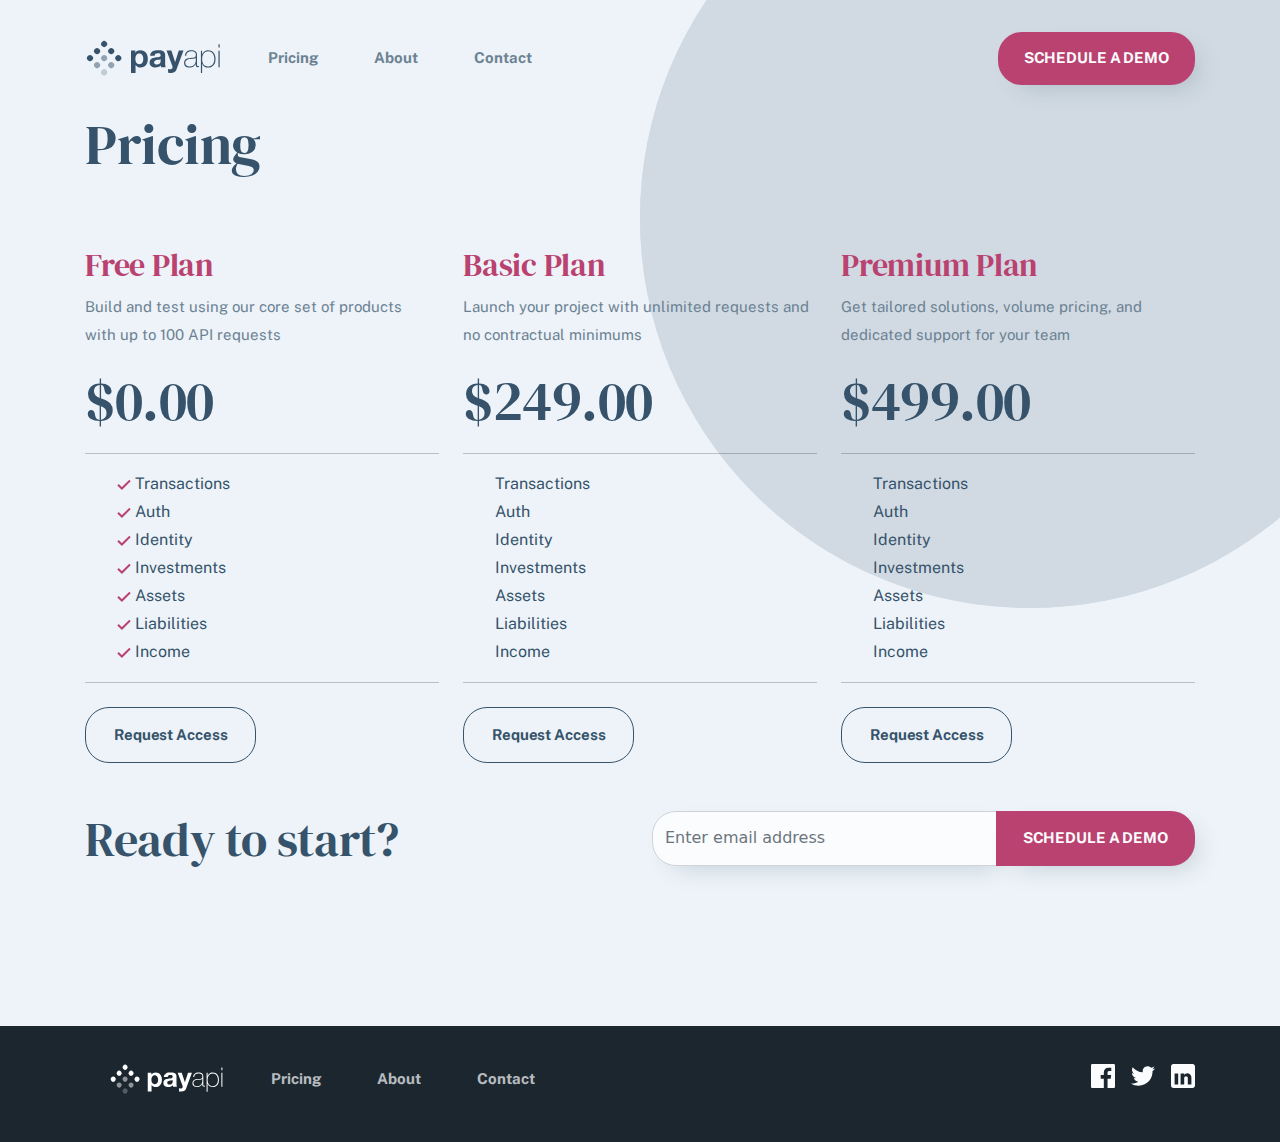
<file: pricing.html>
<!DOCTYPE html>
<html lang="en">
  <head>
    <meta charset="UTF-8" />
    <meta name="viewport" content="width=device-width, initial-scale=1.0" />

    <link rel="icon" type="image/png" sizes="32x32" href="./img/favicon-32x32.png" />
    <!-- links bootstrap  -->
    <link rel="stylesheet" href="./libs/bootstrap-5.2.3-dist/css/bootstrap.min.css">
    <link rel="stylesheet" href="./css/media.css">
    <title>Pricing Page | PayAPI Website </title>
    <!-- links main.css file -->
    <link rel="stylesheet" href="./css/main.css">
  </head>

  <body>
    <!-- SITE-HEADER -->
    <div class="site-header-hero">
      <header class="site-header">
        <nav class="navbar navbar-expand-sm bg-body-tertiary">
          <div class="container py-4">
            <a class="navbar-brand" href="./index.html">
              <img src="./img/home/desktop/site-header__log.svg" alt="">
            </a>
            <button class="navbar-toggler" type="button" data-bs-toggle="collapse" data-bs-target="#navbarNav" aria-controls="navbarNav" aria-expanded="false" aria-label="Toggle navigation">
              <span class="navbar-toggler-icon"></span>
            </button>
            <div class="collapse navbar-collapse" id="navbarNav">
              <ul class="navbar-nav">
                <li class="nav-item">
                  <a class="nav-link " aria-current="page" href="./pricing.html">Pricing</a>
                </li>
                <li class="nav-item">
                  <a class="nav-link" href="./about.html">About</a>
                </li>
                <li class="nav-item">
                  <a class="nav-link" href="./contact.html">Contact</a>
                </li>
              </ul>
            </div>
            <a href="#!" class="site-header__btn all-btn m-auto">Schedule a Demo</a>
          </div>
        </nav>
       </header> 

    </div>
    <!-- SITE-HEADER -->

    <!-- CONTACT-SECTION -->
    <section class="pricing">
        <div class="container">
          <h1 class="hero-pricing__title">Pricing</h1>
          <div class="row">
            <div class="col-4">
              <h3 class="pricing__plan">Free Plan</h3>
              <p class="pricing__desc">Build and test using our core set of products with up to 100 API requests </p>
              <h1 class="pricing__num">$0.00</h1>
              <hr>
              <ul class="pricing__list">
                <li class="pricing__item">
                  <svg xmlns="http://www.w3.org/2000/svg" width="14" height="11" viewBox="0 0 14 11" fill="none">
                    <path d="M1 5.71804L4.89327 9.56006L13 1.56006" stroke="#BA4270" stroke-width="2"/>
                    </svg> Transactions</li>
                <li class="pricing__item">
                  <svg xmlns="http://www.w3.org/2000/svg" width="14" height="11" viewBox="0 0 14 11" fill="none">
                    <path d="M1 5.71804L4.89327 9.56006L13 1.56006" stroke="#BA4270" stroke-width="2"/>
                    </svg> Auth</li>
                <li class="pricing__item"> 
                  <svg xmlns="http://www.w3.org/2000/svg" width="14" height="11" viewBox="0 0 14 11" fill="none">
                    <path d="M1 5.71804L4.89327 9.56006L13 1.56006" stroke="#BA4270" stroke-width="2"/>
                    </svg> Identity</li>
                <li class="pricing__item"> 
                  <svg xmlns="http://www.w3.org/2000/svg" width="14" height="11" viewBox="0 0 14 11" fill="none">
                    <path d="M1 5.71804L4.89327 9.56006L13 1.56006" stroke="#BA4270" stroke-width="2"/>
                    </svg> Investments</li>
                <li class="pricing__item"> 
                  <svg xmlns="http://www.w3.org/2000/svg" width="14" height="11" viewBox="0 0 14 11" fill="none">
                    <path d="M1 5.71804L4.89327 9.56006L13 1.56006" stroke="#BA4270" stroke-width="2"/>
                    </svg> Assets</li>
                <li class="pricing__item"> 
                  <svg xmlns="http://www.w3.org/2000/svg" width="14" height="11" viewBox="0 0 14 11" fill="none">
                    <path d="M1 5.71804L4.89327 9.56006L13 1.56006" stroke="#BA4270" stroke-width="2"/>
                    </svg> Liabilities</li>
                <li class="pricing__item"> 
                  <svg xmlns="http://www.w3.org/2000/svg" width="14" height="11" viewBox="0 0 14 11" fill="none">
                    <path d="M1 5.71804L4.89327 9.56006L13 1.56006" stroke="#BA4270" stroke-width="2"/>
                    </svg> Income</li>
               </ul>
               <hr> 

               <div class="pricing-button">
                <a href="#!" class="pricing__btn">Request Access</a>
               </div>
            </div>
            <div class="col-4">
              <h3 class="pricing__plan">Basic Plan</h3>
              <p class="pricing__desc">Launch your project with unlimited requests and no contractual minimums  </p>
              <h1 class="pricing__num">$249.00</h1>
              <hr>
              <ul class="pricing__list">
                <li class="pricing__item">Transactions</li>
                <li class="pricing__item">Auth</li>
                <li class="pricing__item">Identity</li>
                <li class="pricing__item">Investments</li>
                <li class="pricing__item">Assets</li>
                <li class="pricing__item">Liabilities</li>
                <li class="pricing__item">Income</li>
               </ul>
               <hr> 

               <div class="pricing-button">
                <a href="#!" class="pricing__btn">Request Access</a>
               </div>
            </div>
            <div class="col-4">
              <h3 class="pricing__plan">Premium Plan</h3>
              <p class="pricing__desc">Get tailored solutions, volume pricing, and dedicated support for your team  </p>
              <h1 class="pricing__num">$499.00</h1>
              <hr>
              <ul class="pricing__list">
                <li class="pricing__item">Transactions</li>
                <li class="pricing__item">Auth</li>
                <li class="pricing__item">Identity</li>
                <li class="pricing__item">Investments</li>
                <li class="pricing__item">Assets</li>
                <li class="pricing__item">Liabilities</li>
                <li class="pricing__item">Income</li>
               </ul>
               <hr> 

               <div class="pricing-button">
                <a href="#!" class="pricing__btn">Request Access</a>
               </div>
            </div>
          </div>
        </div>
    </section>
    <!-- CONTACT-SECTION -->
    <section class="balans">
      <div class="container">
        <div class="row pt-5">
          <div class="col-sm-12 pb-5 col-xl-6">
            <h1 class="ready text-align-center">Ready to start?</h1>
          </div>
          <div class="col-sm-12 pb-5 col-xl-6">
            <div class="input-group mb-3">
              <input type="text" class="form-control" placeholder="Enter email address" aria-label="Recipient's username" aria-describedby="button-addon2">
              <button class="btn all-btn" type="button" id="button-addon2">Schedule a Demo</button>
            </div>
          </div>
        </div>
        
      </div>
    </section>

    <!-- SITE-FOOTER -->

    <footer class="site-footer">
      <div class="container">
        <div class="row ">
          <div class="col-6">
            <div class="site__footer">
              <nav class="navbar navbar-expand-sm bg-body-tertiary">
                <div class="container py-4">
                  <a class="navbar-brand" href="./index.html">
                    <img src="./img/home/desktop/dark-logo.svg" alt="">
                  </a>
                  <button class="navbar-toggler" type="button" data-bs-toggle="collapse" data-bs-target="#navbarNav" aria-controls="navbarNav" aria-expanded="false" aria-label="Toggle navigation">
                    <span class="navbar-toggler-icon"></span>
                  </button>
                  <div class="collapse navbar-collapse" id="navbarNav">
                    <ul class="navbar-nav">
                      <li class="nav-item">
                        <a class="nav-link  nav" aria-current="page" href="./pricing.html">Pricing</a>
                      </li>
                      <li class="nav-item">
                        <a class="nav-link nav" href="./about.html">About</a>
                      </li>
                      <li class="nav-item">
                        <a class="nav-link nav" href="./contact.html">Contact</a>
                      </li>
                      
                    </ul>
                  </div>
                </div>
              </nav>
            
            </div> 
          </div>
          <div class="col-6">
            <div class="footer-social social">
              <ul class="social-list">
                <a href="#!" class="social-link">
                  <svg xmlns="http://www.w3.org/2000/svg" width="24" height="24" viewBox="0 0 24 24" fill="none">
                    <path d="M22.675 0H1.325C0.593 0 0 0.593 0 1.325V22.676C0 23.407 0.593 24 1.325 24H12.82V14.706H9.692V11.084H12.82V8.413C12.82 5.313 14.713 3.625 17.479 3.625C18.804 3.625 19.942 3.724 20.274 3.768V7.008L18.356 7.009C16.852 7.009 16.561 7.724 16.561 8.772V11.085H20.148L19.681 14.707H16.561V24H22.677C23.407 24 24 23.407 24 22.675V1.325C24 0.593 23.407 0 22.675 0Z" fill="currentColor"/>
                  </svg>
                </a>
                <a href="#!" class="social-link">
                  <svg xmlns="http://www.w3.org/2000/svg" width="24" height="20" viewBox="0 0 24 20" fill="none">
                    <path d="M24 2.55699C23.117 2.94899 22.168 3.21299 21.172 3.33199C22.189 2.72299 22.97 1.75799 23.337 0.607986C22.386 1.17199 21.332 1.58199 20.21 1.80299C19.313 0.845986 18.032 0.247986 16.616 0.247986C13.437 0.247986 11.101 3.21399 11.819 6.29299C7.728 6.08799 4.1 4.12799 1.671 1.14899C0.381 3.36199 1.002 6.25699 3.194 7.72299C2.388 7.69699 1.628 7.47599 0.965 7.10699C0.911 9.38799 2.546 11.522 4.914 11.997C4.221 12.185 3.462 12.229 2.69 12.081C3.316 14.037 5.134 15.46 7.29 15.5C5.22 17.123 2.612 17.848 0 17.54C2.179 18.937 4.768 19.752 7.548 19.752C16.69 19.752 21.855 12.031 21.543 5.10599C22.505 4.41099 23.34 3.54399 24 2.55699Z" fill="currentColor"/>
                  </svg>
                </a>
                <a href="#!" class="social-link">
                  <svg xmlns="http://www.w3.org/2000/svg" width="24" height="24" viewBox="0 0 24 24" fill="none">
                    <path d="M2.4 0H21.6C22.92 0 24 1.08 24 2.4V21.6C24 22.92 22.92 24 21.6 24H2.4C1.08 24 0 22.92 0 21.6V2.4C0 1.08 1.08 0 2.4 0ZM3.6 20.4H7.2V9.6H3.6V20.4ZM5.4 7.56C4.2 7.56 3.24 6.6 3.24 5.4C3.24 4.2 4.2 3.24 5.4 3.24C6.6 3.24 7.56 4.2 7.56 5.4C7.56 6.6 6.6 7.56 5.4 7.56ZM16.8 20.4H20.4V13.56C20.4 11.28 18.48 9.36 16.2 9.36C15.12 9.36 13.8 10.08 13.2 11.04V9.6H9.6V20.4H13.2V14.04C13.2 13.08 14.04 12.24 15 12.24C15.96 12.24 16.8 13.08 16.8 14.04V20.4Z" fill="currentColor"/>
                  </svg>
                </a>
              </ul>
             </div>
          </div>
        </div>
      </div>
    
    </footer>

    <!-- SITE-FOOTER -->
    <script src="./libs/bootstrap-5.2.3-dist/js/bootstrap.bundle.min.js"></script>

  </body>
  </body>

</html>
</file>
<file: css/media.css>
@media only screen and (max-width: 768px) { 

    .balans-desc {
        width: 223px !important;
    }
    
}
</file>
<file: css/main.css>
@import url(./fonts.css);

/* Castom props */
:root {
  --Prymry-color: #ba4270;
  --Link-Water-White: #fbfcfe;
  --Juan-blue: #36536b;
  --Mirage-blue: #1b262f;
  --prymry-hover: #da6d97;
  --prymry-active: #ba4270;
  --light-juan-blue: #6c8294;
  --Public-Sans: "Public Sans";
  --DM-Serif-Display: "DM Serif Display";
  --bg-body: #edf3f8;
}

/*GLOBAL STIL*/
*,
*::after,
*::before {
  margin: 0;
  padding: 0;
  box-sizing: border-box;
}

a {
  text-decoration: none;
}

ul {
  list-style: none;
}

.container {
  max-width: 1158px;
  width: 100%;
  padding-left: 24px;
  padding-right: 24px;
}


.all-btn {
  display: block;
  background-color: var(--prymry-active);
  padding: 15px 26px;
  color: var(--Link-Water-White) !important;
  font-size: 15px;
  font-weight: 700;
  text-transform: uppercase;
  box-shadow: 10px 10px 25px -10px rgba(54, 83, 107, 0.25);
  border-radius: 24px;
  text-align: center;
  width: max-content;
  font-family: "Public Sans";
  transition: .5s;
  border-radius: 24px;
  letter-spacing: -0.115px;


}

.all-btn:hover {
  background-color: var(--prymry-hover);
  cursor: pointer;
}

body {
  background-color: #EDF3F8;
  ;
}


/*SITE HEADER*/
.navbar-brand {
  margin-right: 40px;
}

.navbar-nav {
  display: flex;
  column-gap: 40px !important;
}

.nav-link {
  color: #36536B !important;
  font-family: "Public Sans";
  font-size: 15px;
  font-weight: 700;
  opacity: 0.7;

}




.nav-link:hover {
  color: #36536B !important;
  cursor: pointer;
}


/*SITE HERO */



.site-hero__title {
  color: #36536B;
  font-family: "DM Serif Display";
  font-size: 72px;
  font-weight: 400;
  line-height: 72px;
  letter-spacing: -0.554px;
  margin-top: 152px;
  margin-bottom: 21px;

}

.form-control {
  border-radius: 24px;
  background: #FBFCFE;
  box-shadow: 10px 10px 25px -10px rgba(54, 83, 107, 0.25);

}

.site-hero__text {
  margin-top: 16px;
  color: #6C8294;
  font-family: "Public Sans";
  font-size: 15px;
  font-weight: 400;
}

.hero-span {
  color: #6C8294;
  font-family: "Public Sans";
  font-size: 15px;
  font-weight: 700;
  text-decoration-line: underline;
}

.site-header-hero {
  position: relative;
}

.site-header-hero::after {
  content: url(../img/shared/desktop/bg-pattern-circle.svg);
  position: absolute;
  top: -172px;
  right: -140px;
  z-index: -1;
}

.site-hero__image {

  margin-left: 180px;
}



/* SITE-MAIN  partner */

.partner {
  background-color: #1B262F;
  padding-top: 100px;
  padding-bottom: 100px;
}

.partner__title {
  color: #FBFCFE;
  font-family: "DM Serif Display";
  font-size: 48px;
  font-weight: 400;
  line-height: 56px;
  letter-spacing: -0.369px;
}

.partner__desc {
  width: 445px;
  color: #FBFCFE;
  font-family: "Public Sans";
  font-size: 15px;
  font-weight: 400;
  line-height: 28px;
  opacity: 0.7;
  margin-top: 16px;
  margin-bottom: 32px;
}

.partner__btn {
  padding: 16px 32px;
  border-radius: 24px;
  border: 1px solid #FBFCFE;
  color: #FBFCFE;
  text-align: center;
  font-family: "Public Sans";
  font-size: 15px;
  font-weight: 700;
  letter-spacing: -0.115px;
}

.partner__image {
  color: white !important;


}

/*HOW-USE*/

.how-use {
  margin-top: 100px;
  margin-bottom: 100px;
}

.how-use__title {
  color: #36536B;
  font-family: "DM Serif Display";
  font-size: 48px;
  font-style: normal;
  font-weight: 400;
  line-height: 56px;
  letter-spacing: -0.369px;
}

.how-use__desc {
  width: 445px;
  color: #6C8294;
  font-family: "Public Sans";
  font-size: 15px;
  font-weight: 400;
  line-height: 28px;
  justify-content: center;
}

/*SERVISE*/

.service__title {
  color: #36536B;
  font-family: "DM Serif Display";
  font-size: 48px;
  font-weight: 400;
  line-height: 56px;
  letter-spacing: -0.369px;
}

.service__desc {
  width: 445px;
  color: #6C8294;
  font-family: "Public Sans";
  font-size: 15px;
  font-weight: 400;
  line-height: 28px;
}

/*balans*/

.balans-image {
  display: block;
  max-width: 106px;
  width: 100%;
  height: 106px;
  margin: auto;
}

.balans-title {
  color: #36536B;
  text-align: center;
  font-family: "Public Sans";
  font-size: 18px;
  font-weight: 700;
  line-height: 25px;
  letter-spacing: -0.138px;
  margin-top: 32px;
  margin-bottom: 16px;
}

.balans-desc {
  width: 350px;
  color: #6C8294;
  text-align: center;
  font-family: "Public Sans";
  font-size: 15px;
  font-weight: 400;
  line-height: 25px;
  letter-spacing: -0.115px;
}

.ready {
  color: #36536B;
  font-family: "DM Serif Display";
  font-size: 48px;
  font-weight: 400;
  line-height: 56px;
  letter-spacing: -0.369px;
}

/*SITE FOOTER*/

.site-footer {
  margin-top: 96px;
  background-color: #1B262F;

}

.social {
  text-align: end;
  display: flex;
  flex-direction: column;
  justify-content: space-between;
  padding-top: 38px;
  padding-bottom: 38px;
}

.social-list {
  display: flex;
  column-gap: 16px;
  justify-content: flex-end;
}


.social-link {
  color: var(--Link-Water-White);
  transition: .4;
}

.social-link:hover {
  color: var(--prymry-hover);
  cursor: pointer;
}

.nav {
  color: #FBFCFE !important;
}

.nav:hover {
  cursor: pointer;
  color: #FFF !important;
  opacity: unset;
}



/*PRISING HTML*/

.hero-pricing__title {
  color: #36536B;
  font-family: "DM Serif Display";
  font-size: 56px;
  font-weight: 400;
  line-height: 56px;
  letter-spacing: -0.431px;
  margin-bottom: 72px;
}

.pricing__plan {
  color: #BA4270;
  font-family: "DM Serif Display";
  font-size: 32px;
  font-weight: 400;
  line-height: 40px;
  letter-spacing: -0.246px;
}

.pricing__desc {
  width: 350px;
  color: #6C8294;
  font-family: "Public Sans";
  font-size: 15px;
  font-style: normal;
  font-weight: 400;
  line-height: 28px;
}

.pricing__num {
  color: #36536B;
  font-family: "DM Serif Display";
  font-size: 56px;
  font-weight: 400;
  line-height: 72px;
  letter-spacing: -0.431px;
}

.pricing__item {
  color: #36536B;
  font-family: "Public Sans";
  font-size: 16px;
  font-weight: 400;
  line-height: 28px;
}

.pricing__btn {
  display: block;
  padding: 16px 28px;
  color: #36536B !important;
  font-size: 15px;
  font-weight: 700;
  text-transform: capitalize;
  border: 1px solid #36536B;
  border-radius: 24px;
  text-align: center;
  width: max-content;
  font-family: "Public Sans";
  transition: .5s;
  letter-spacing: -0.115px;
  margin-top: 24px;
  text-align: center;

}

.pricing__btn:hover {
  cursor: pointer;
  background: #36536B;
  color: #FBFCFE !important;
}

/*ABOUT.HTML*/
.site-about__title {
  width: 730px;
  height: 189px;
  color: #36536B;
  font-family: "DM Serif Display";
  font-size: 56px;
  font-weight: 400;
  line-height: 56px;
  letter-spacing: -0.431px;
  margin-top: 82px;
  margin-bottom: 51px;
}

.about__our {
  color: #36536B;
  font-family: "DM Serif Display";
  font-size: 32px;
  font-weight: 400;
  line-height: 40px;
  letter-spacing: -0.246px;
}

.about__desc {
  width: 635px;
  color: #6C8294;
  font-family: "Public Sans";
  font-size: 15px;
  font-weight: 400;
  line-height: 28px;
  margin-bottom: 56px;
} 

.about__image {
  width: 100%;
  background: url(<path-to-image>) lightgray 0px 0px / 100% 100% no-repeat;
  margin-bottom: 72px;


} 

.about-team {
  color: #36536B;
font-family: "Public Sans";
font-size: 16px;
font-weight: 400;
line-height: 28px;
} 

.about-num {
  color: #BA4270;
font-family: "DM Serif Display";
font-size: 56px;
font-weight: 400;
line-height: 72px; 
letter-spacing: -0.431px;
} 

/*contact pey*/

.contact_title {
  width: 730px;
  color: #36536B;
font-family: "DM Serif Display";
font-size: 56px;
font-weight: 400;
line-height: 56px; 
letter-spacing: -0.431px;
}

.contact_-title {
  width: 445px;
  color: #36536B;
font-family: "DM Serif Display";
font-size: 24px;
font-weight: 400;
line-height: 32px; 
letter-spacing: -0.185px;

} 

.input_text{
  width: 395px;
  color: #36536B;
font-family: "Public Sans";
font-size: 15px;
font-weight: 400;
line-height: 25px; 
letter-spacing: -0.115px;
} 

.input-text{
  display: flex;
  align-items: center;
  column-gap: 15px;
}
</file>
